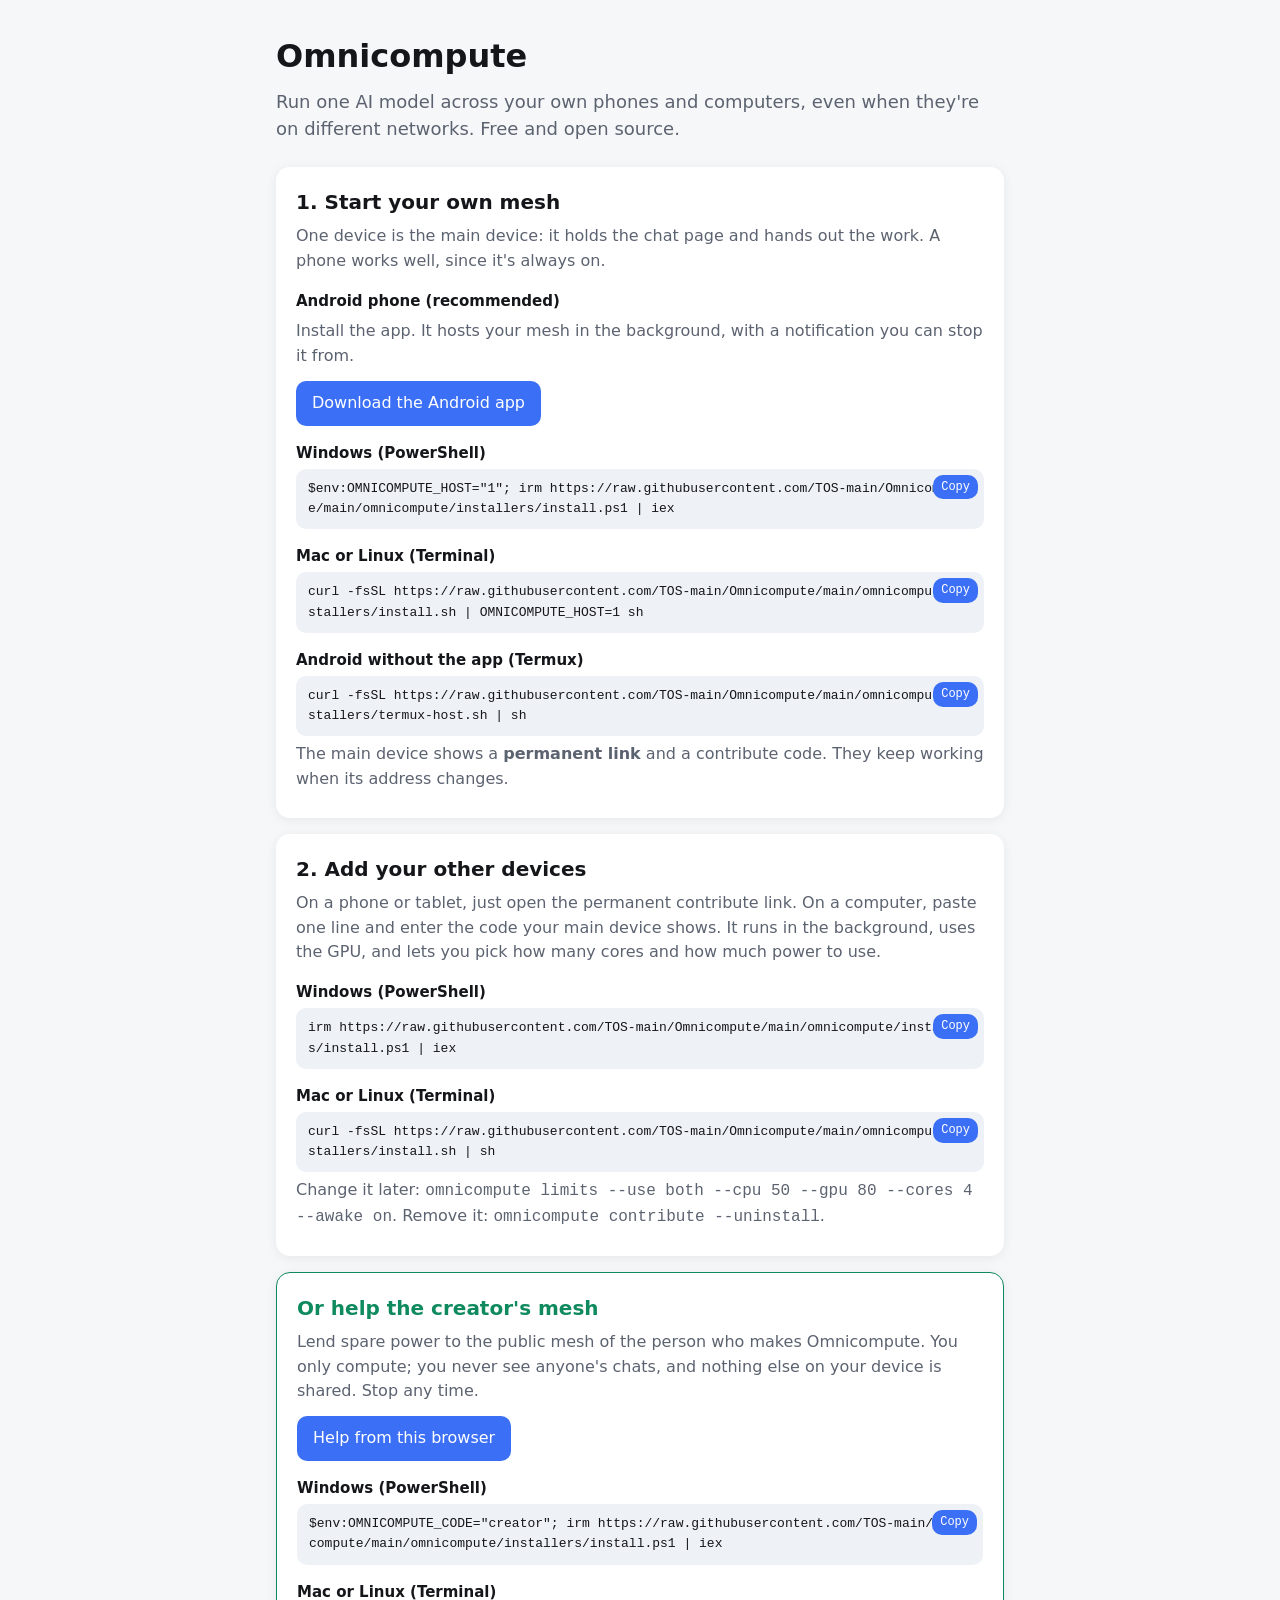
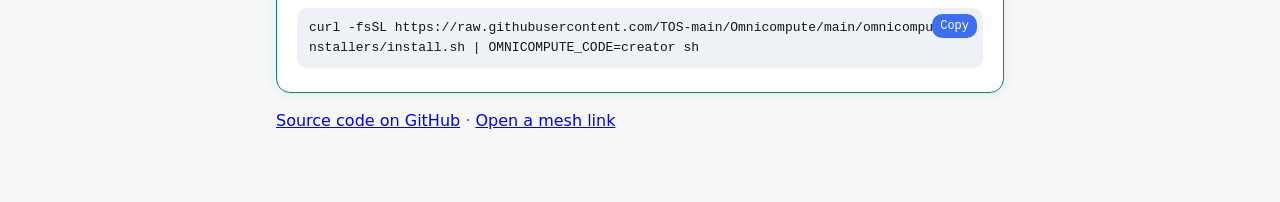
<file: docs/index.html>
<!doctype html>
<html lang="en">
<head>
<meta charset="utf-8">
<meta name="viewport" content="width=device-width, initial-scale=1">
<title>Omnicompute</title>
<meta name="description" content="Run one AI model across your own phones and computers, from any network.">
<style>
  :root { --bg: #f6f7f9; --card: #fff; --text: #14161a; --muted: #5c6370; --accent: #3b6ff5; --code: #eef1f6; --ok: #0f8a5f; }
  @media (prefers-color-scheme: dark) { :root { --bg: #0f1115; --card: #181b22; --text: #e8eaef; --muted: #9aa2b1; --accent: #6d93ff; --code: #0b0d12; --ok: #3fcf95; } }
  * { box-sizing: border-box; }
  body { margin: 0; background: var(--bg); color: var(--text); font: 16px/1.55 system-ui, sans-serif; }
  main { max-width: 760px; margin: 0 auto; padding: 32px 16px 64px; }
  header h1 { font-size: 32px; margin: 0; } header p { color: var(--muted); margin: 6px 0 24px; font-size: 18px; }
  .card { background: var(--card); border-radius: 14px; padding: 20px; margin: 16px 0; box-shadow: 0 2px 12px #0001; }
  h2 { font-size: 20px; margin: 0 0 6px; } h3 { font-size: 15px; margin: 16px 0 4px; }
  p, li { color: var(--muted); } p { margin: 6px 0; }
  pre { background: var(--code); border-radius: 10px; padding: 10px 12px; margin: 4px 0; white-space: pre-wrap; word-break: break-all; font-size: 13px; position: relative; }
  pre button { position: absolute; top: 6px; right: 6px; font-size: 12px; padding: 3px 8px; margin: 0; }
  a.btn, button { display: inline-block; background: var(--accent); color: #fff; border: 0; border-radius: 10px; padding: 10px 16px; font: inherit; text-decoration: none; margin: 6px 6px 0 0; cursor: pointer; }
  a.ghost { background: transparent; color: var(--accent); border: 1px solid var(--accent); }
  .help { border: 1px solid var(--ok); }
  .help h2 { color: var(--ok); }
</style>
</head>
<body>
<main>
  <header>
    <h1>Omnicompute</h1>
    <p>Run one AI model across your own phones and computers, even when they're on different networks. Free and open source.</p>
  </header>

  <div class="card">
    <h2>1. Start your own mesh</h2>
    <p>One device is the main device: it holds the chat page and hands out the work. A phone works well, since it's always on.</p>
    <h3>Android phone (recommended)</h3>
    <p>Install the app. It hosts your mesh in the background, with a notification you can stop it from.</p>
    <a class="btn" id="apk" href="#">Download the Android app</a>
    <h3>Windows (PowerShell)</h3>
    <pre data-cmd="host-ps"></pre>
    <h3>Mac or Linux (Terminal)</h3>
    <pre data-cmd="host-sh"></pre>
    <h3>Android without the app (Termux)</h3>
    <pre data-cmd="host-termux"></pre>
    <p>The main device shows a <b>permanent link</b> and a contribute code. They keep working when its address changes.</p>
  </div>

  <div class="card">
    <h2>2. Add your other devices</h2>
    <p>On a phone or tablet, just open the permanent contribute link. On a computer, paste one line and enter the code your main device shows. It runs in the background, uses the GPU, and lets you pick how many cores and how much power to use.</p>
    <h3>Windows (PowerShell)</h3>
    <pre data-cmd="join-ps"></pre>
    <h3>Mac or Linux (Terminal)</h3>
    <pre data-cmd="join-sh"></pre>
    <p>Change it later: <code>omnicompute limits --use both --cpu 50 --gpu 80 --cores 4 --awake on</code>. Remove it: <code>omnicompute contribute --uninstall</code>.</p>
  </div>

  <div class="card help">
    <h2>Or help the creator's mesh</h2>
    <p>Lend spare power to the public mesh of the person who makes Omnicompute. You only compute; you never see anyone's chats, and nothing else on your device is shared. Stop any time.</p>
    <a class="btn" id="helpnow" href="#">Help from this browser</a>
    <h3>Windows (PowerShell)</h3>
    <pre data-cmd="creator-ps"></pre>
    <h3>Mac or Linux (Terminal)</h3>
    <pre data-cmd="creator-sh"></pre>
  </div>

  <p><a id="source" href="#">Source code on GitHub</a> · <a href="go.html">Open a mesh link</a></p>
</main>
<script>
"use strict";
// Forks: put your own contribute code here (and in omnicompute/project.py).
const CREATOR_CODE = "cfb109c420aa15d6f1ad769a9";

// owner.github.io/repo -> owner/repo, so a fork's page points at the fork
const owner = location.hostname.endsWith(".github.io") ? location.hostname.split(".")[0] : "TOS-main";
const repoName = location.hostname.endsWith(".github.io") ? (location.pathname.split("/")[1] || "Omnicompute") : "Omnicompute";
const REPO = `${owner}/${repoName}`;
const RAW = `https://raw.githubusercontent.com/${REPO}/main/omnicompute/installers`;
const ps = (env) => `${env}irm ${RAW}/install.ps1 | iex`;
const sh = (env, file = "install.sh") => `curl -fsSL ${RAW}/${file} | ${env}sh`;
const cmds = {
  "host-ps": ps('$env:OMNICOMPUTE_HOST="1"; '),
  "host-sh": sh("OMNICOMPUTE_HOST=1 "),
  "host-termux": sh("", "termux-host.sh"),
  "join-ps": ps(""),
  "join-sh": sh(""),
  "creator-ps": ps('$env:OMNICOMPUTE_CODE="creator"; '),
  "creator-sh": sh("OMNICOMPUTE_CODE=creator "),
};
for (const pre of document.querySelectorAll("pre[data-cmd]")) {
  const text = cmds[pre.dataset.cmd];
  pre.textContent = text;
  const b = document.createElement("button");
  b.textContent = "Copy";
  b.onclick = async () => { try { await navigator.clipboard.writeText(text); b.textContent = "Copied"; } catch { b.textContent = "Select and copy"; } };
  pre.append(b);
}
document.getElementById("apk").href = `https://github.com/${REPO}/releases/latest/download/omnicompute.apk`;
document.getElementById("source").href = `https://github.com/${REPO}`;
document.getElementById("helpnow").href = `go.html#c=${CREATOR_CODE}`;
</script>
</body>
</html>
</file>
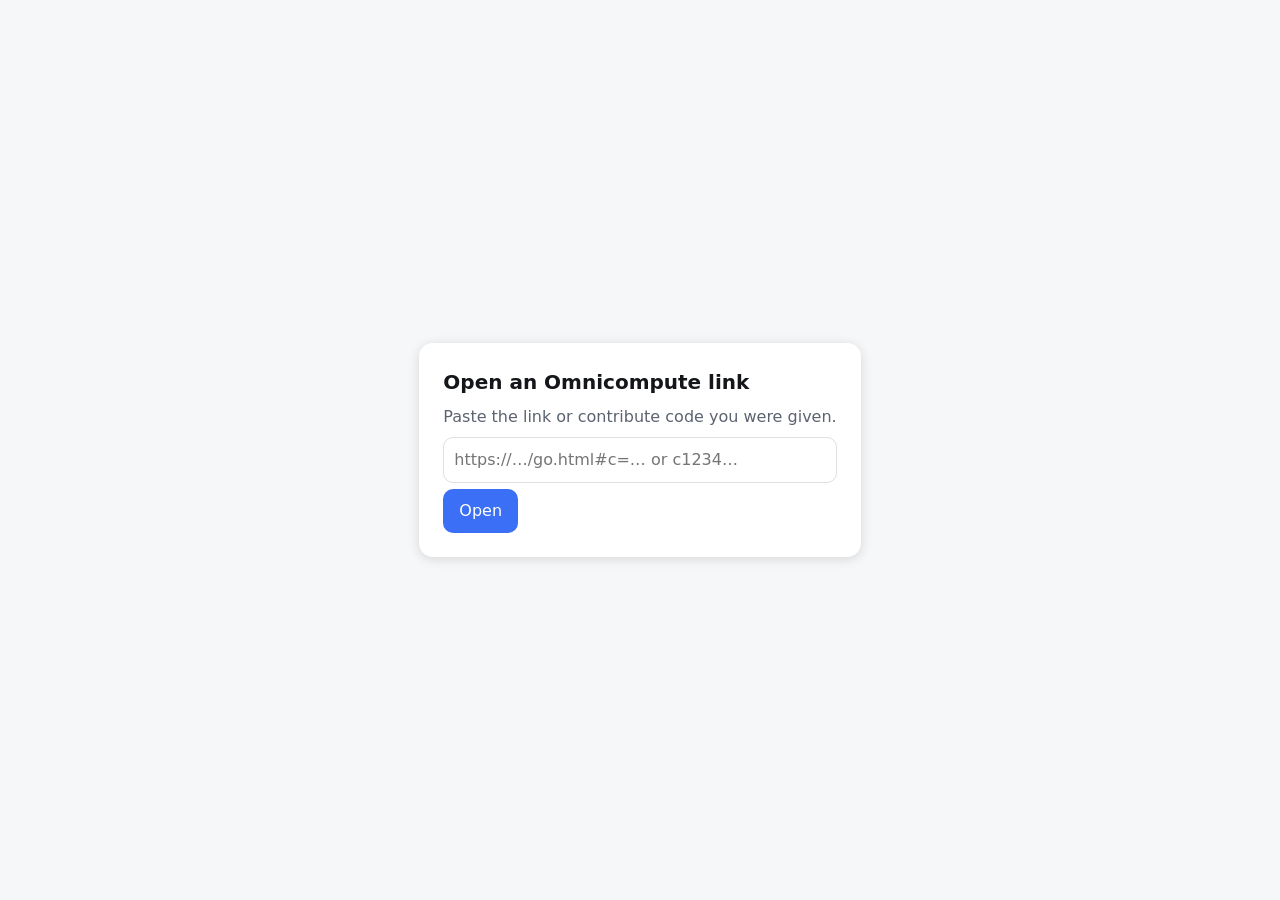
<file: docs/go.html>
<!doctype html>
<html lang="en">
<head>
<meta charset="utf-8">
<meta name="viewport" content="width=device-width, initial-scale=1">
<meta name="referrer" content="no-referrer">
<title>Omnicompute link</title>
<style>
  :root { --bg: #f6f7f9; --card: #fff; --text: #14161a; --muted: #5c6370; --accent: #3b6ff5; --bad: #c4321c; }
  @media (prefers-color-scheme: dark) { :root { --bg: #0f1115; --card: #181b22; --text: #e8eaef; --muted: #9aa2b1; --accent: #6d93ff; --bad: #ff6b55; } }
  body { margin: 0; background: var(--bg); color: var(--text); font: 16px/1.5 system-ui, sans-serif; display: grid; place-items: center; min-height: 100vh; }
  .card { background: var(--card); border-radius: 14px; padding: 24px; max-width: 440px; margin: 16px; box-shadow: 0 2px 12px #0002; }
  h1 { font-size: 20px; margin: 0 0 8px; } p { color: var(--muted); margin: 8px 0; }
  a.btn, button { display: inline-block; background: var(--accent); color: #fff; border: 0; border-radius: 10px; padding: 10px 16px; font: inherit; text-decoration: none; margin: 6px 6px 0 0; cursor: pointer; }
  a.ghost { background: transparent; color: var(--accent); border: 1px solid var(--accent); }
  input { width: 100%; box-sizing: border-box; padding: 10px; border-radius: 10px; border: 1px solid #8884; font: inherit; background: transparent; color: inherit; }
  .bad { color: var(--bad); }
</style>
</head>
<body>
<div class="card">
  <h1 id="title">Finding your mesh…</h1>
  <p id="text">Looking up where its main computer is right now.</p>
  <div id="actions"></div>
</div>
<script src="beacon.js"></script>
<script>
"use strict";
// The key is after '#', so it never reaches GitHub or anyone else; only this page reads it.
const h = new URLSearchParams(location.hash.slice(1));
const key = h.get("k") || h.get("c");
const full = !!h.get("k");
const $ = (id) => document.getElementById(id);
const link = (origin) => full ? `${origin}/?k=${encodeURIComponent(key)}` : `${origin}/contribute?c=${encodeURIComponent(key)}`;

async function go() {
  if (!key) {
    $("title").textContent = "Open an Omnicompute link";
    $("text").textContent = "Paste the link or contribute code you were given.";
    $("actions").innerHTML = '<form id="f"><input id="v" placeholder="https://…/go.html#c=… or c1234…"><button>Open</button></form>';
    $("f").onsubmit = (e) => { e.preventDefault(); const v = $("v").value.trim(); location.hash = v.includes("#") ? v.split("#")[1] : `c=${v}`; location.reload(); };
    return;
  }
  let info = null;
  try { info = await findHost(key); } catch { /* offline or blocked */ }
  if (!info) {
    $("title").textContent = "The main computer isn't online";
    $("text").innerHTML = "It hasn't posted its address in the last 12 hours, or it's turned off. This page tries again every 15 seconds.";
    setTimeout(go, 15000);
    return;
  }
  const target = link(info.url), host = new URL(info.url).host;
  $("title").textContent = "Found it";
  $("text").textContent = `Checking that ${host} answers…`;
  $("actions").innerHTML = `<a class="btn" href="${target}">Open</a>`;
  if (!(await answers(info.url))) {
    $("title").textContent = "The main computer isn't answering";
    $("text").innerHTML = `It last posted the address <b>${host}</b>, but nothing answers there from this network. ` +
      (info.url.startsWith("http:") ? "That is its own IP address: the router must forward its port to it, or run the host with " +
        "Cloudflare instead (choose 1 when the installer asks how devices reach it). "
        : "Its Cloudflare tunnel may have just restarted, or the computer is asleep or off. ") +
      "This page tries again every 15 seconds.";
    setTimeout(go, 15000);
    return;
  }
  $("text").textContent = `Opening ${host}…`;
  location.replace(target);
}

// true when the host's page loads from here. An https host is checked with a quick request; a
// plain http one (its own IP) can't be checked from this https page, so it is opened and the page
// says what to do if nothing loads.
async function answers(origin) {
  if (origin.startsWith("http:")) {
    setTimeout(() => {
      $("title").textContent = "Still trying…";
      $("text").innerHTML = `If nothing opens, <b>${new URL(origin).host}</b> doesn't answer from this network: ` +
        "its router must forward the port, or run the host with Cloudflare instead (choose 1 when the installer asks).";
    }, 8000);
    return true;
  }
  for (const mode of ["cors", "no-cors"]) { // hosts before this check don't allow "cors" yet
    try {
      const r = await fetch(origin + "/api/hello", { mode, cache: "no-store", signal: AbortSignal.timeout(8000) });
      if (mode === "no-cors" || r.ok) return true;
    } catch { /* not reachable, or an older host */ }
  }
  return false;
}
go();
</script>
</body>
</html>
</file>
